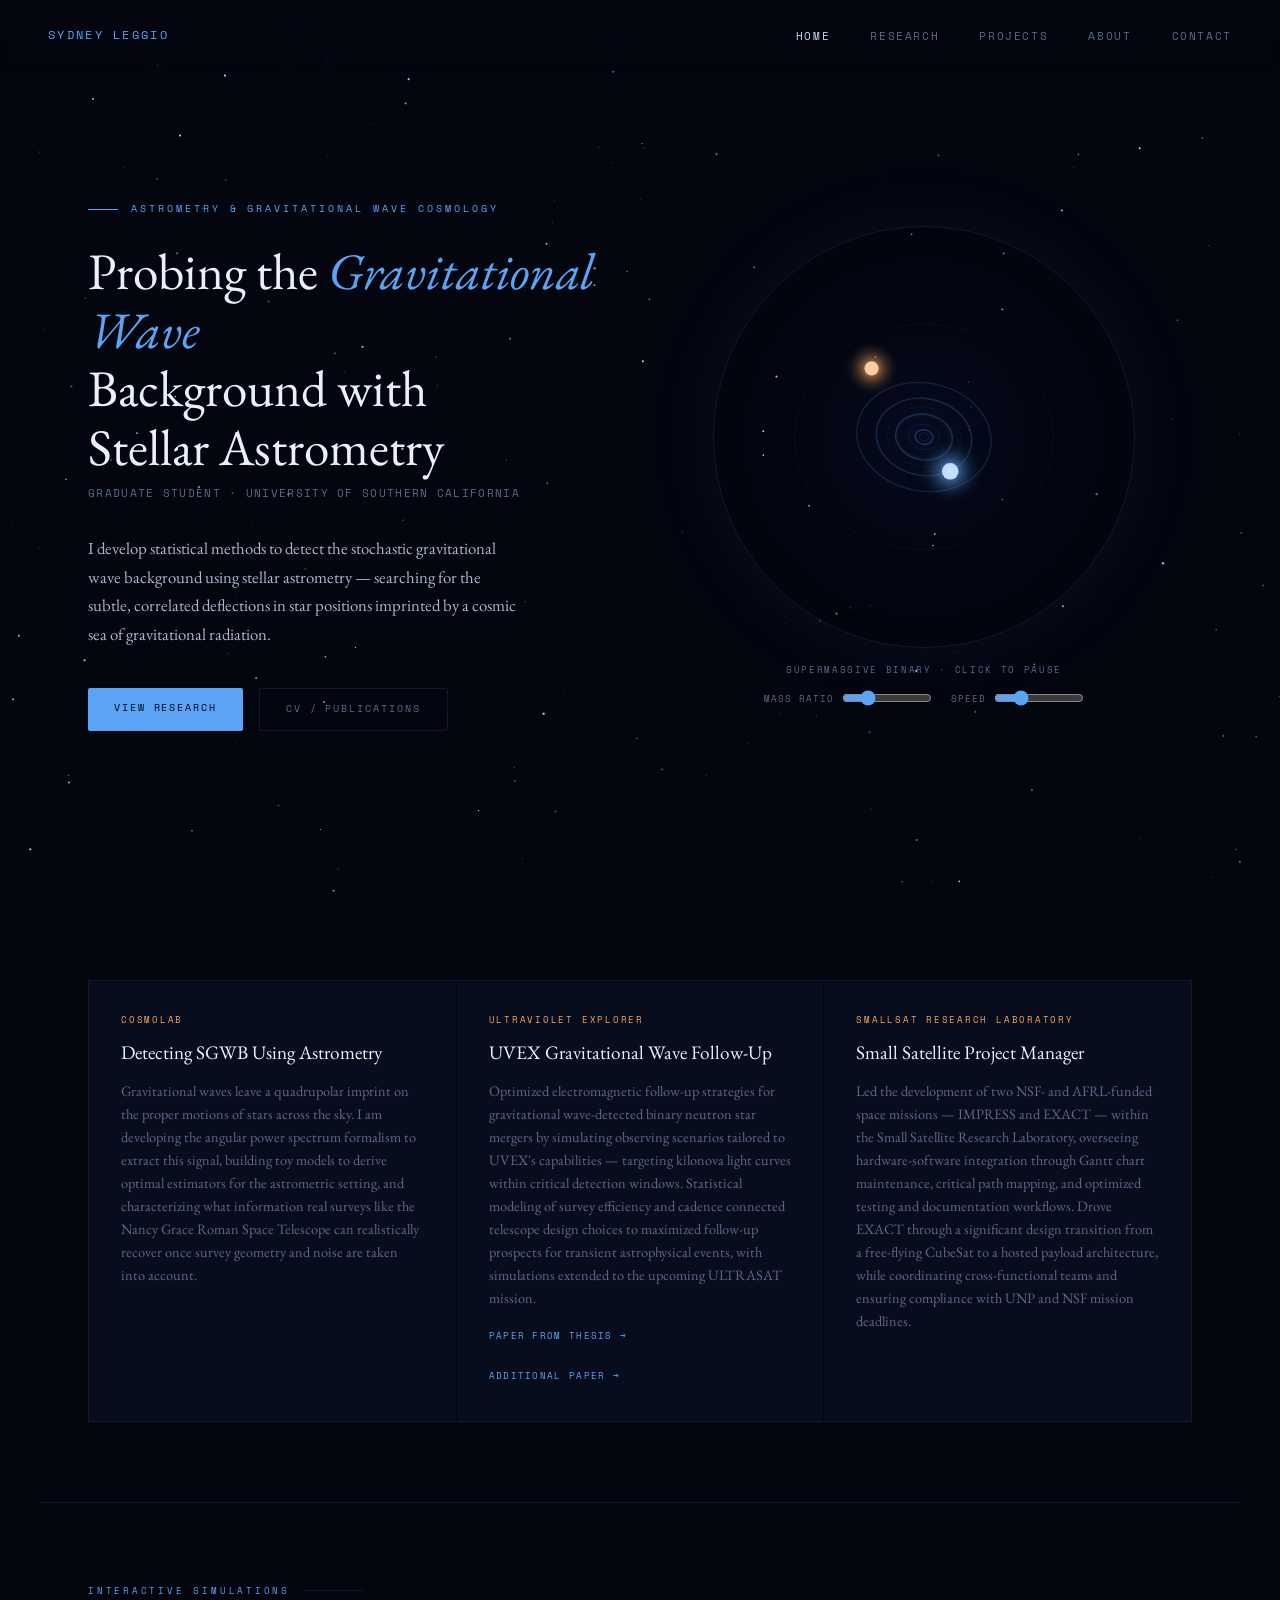
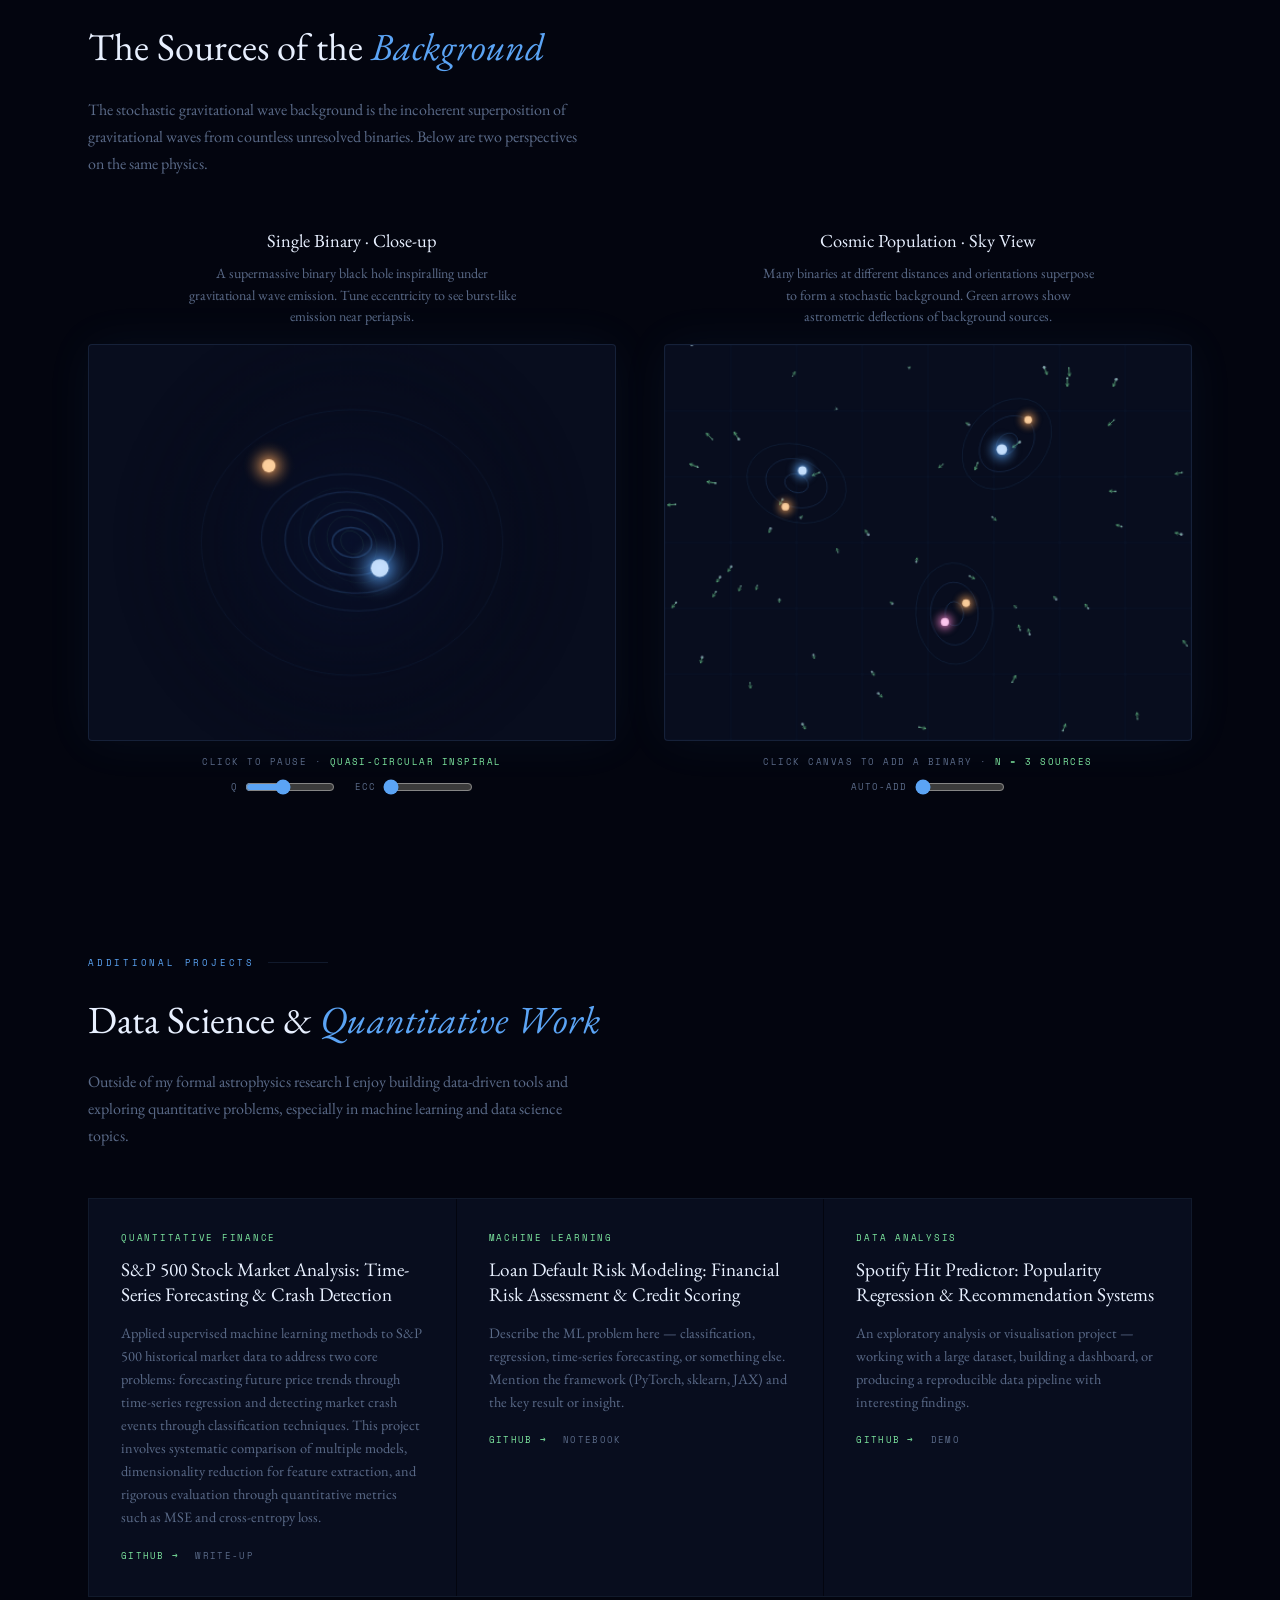
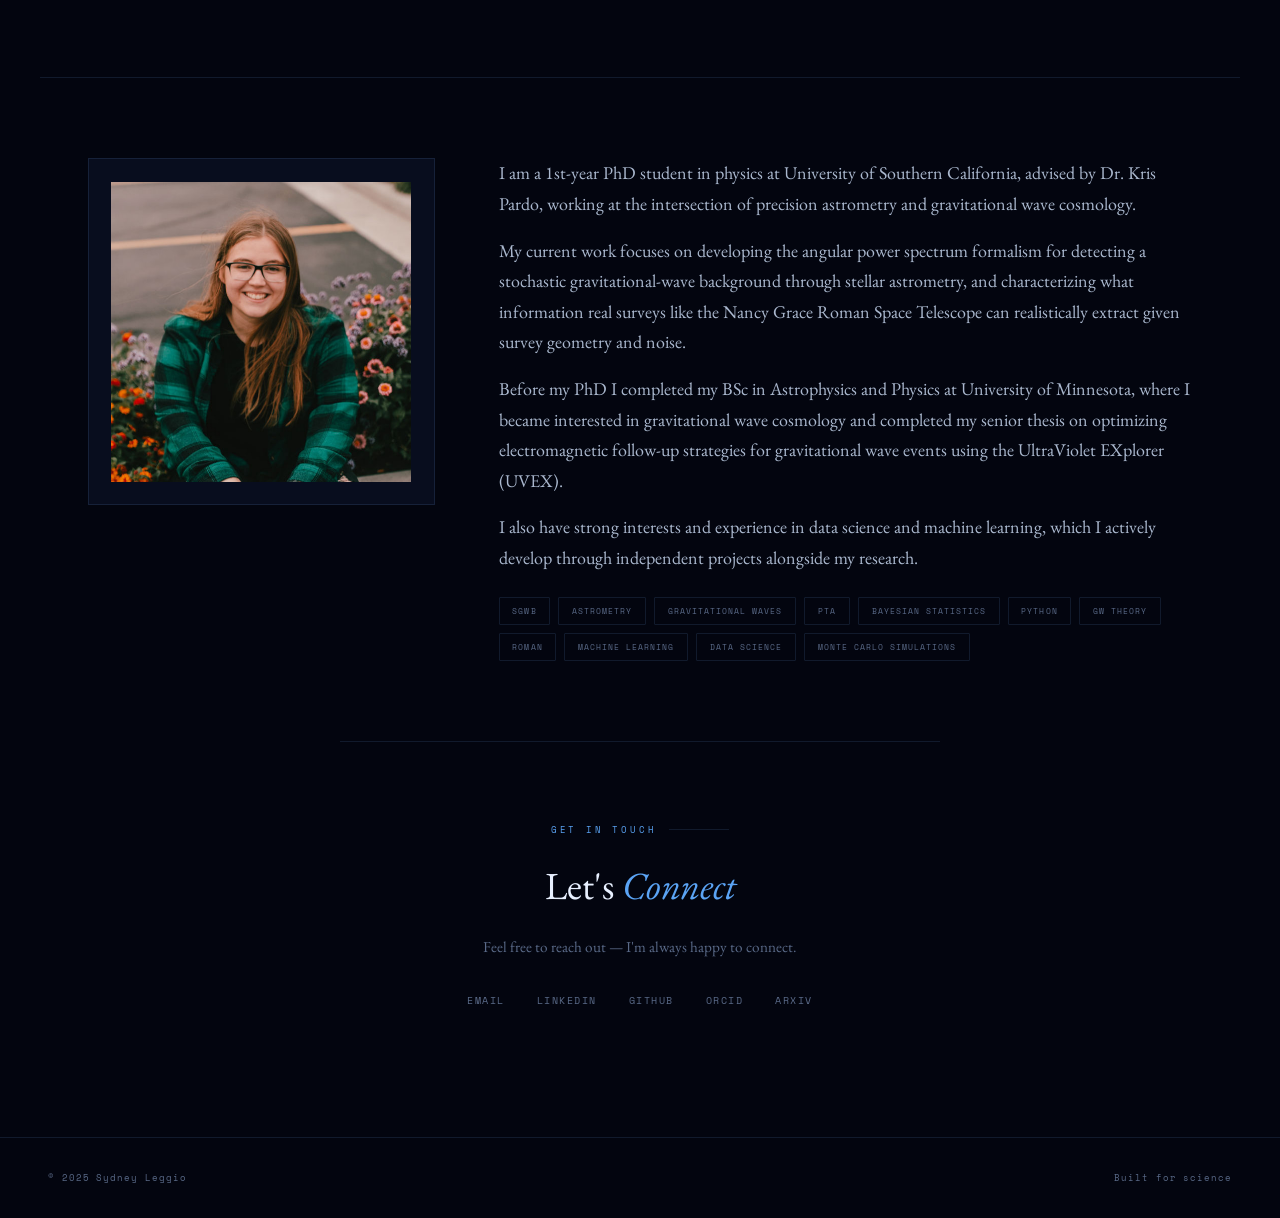
<file: index.html>
<!DOCTYPE html>
<html lang="en">
<head>
<meta charset="UTF-8">
<meta name="viewport" content="width=device-width, initial-scale=1.0">
<title>Sydney Leggio</title>
<link rel="preconnect" href="https://fonts.googleapis.com">
<link href="https://fonts.googleapis.com/css2?family=EB+Garamond:ital,wght@0,400;0,500;1,400&family=Space+Mono:ital,wght@0,400;0,700;1,400&display=swap" rel="stylesheet">
<link rel="stylesheet" href="assets/css/style.css">
</head>
<body>

<canvas id="starfield"></canvas>

<!-- nav — see _includes/nav.html -->
<nav>
  <a href="index.html" class="nav-brand">Sydney Leggio</a>
  <ul class="nav-links">
    <li><a href="index.html" class="active">Home</a></li>
    <li><a href="research.html">Research</a></li>
    <li><a href="projects.html">Projects</a></li>
    <li><a href="about.html">About</a></li>
    <li><a href="contact.html">Contact</a></li>
  </ul>
</nav>

<!-- HERO -->
<section id="hero">
  <div class="hero-text">
    <div class="hero-eyebrow">Astrometry &amp; Gravitational Wave Cosmology</div>
    <h1>Probing the <em>Gravitational Wave</em><br>Background with<br>Stellar Astrometry</h1>
    <p class="hero-sub">Graduate Student · University of Southern California</p>
    <p class="hero-desc">
    I develop statistical methods to detect the stochastic gravitational wave background using stellar astrometry — searching for the subtle, correlated deflections in star positions imprinted by a cosmic sea of gravitational radiation.
    </p>
    <div class="hero-cta">
      <a href="research.html" class="btn btn-primary">View Research</a>
      <a href="#" class="btn btn-ghost">CV / Publications</a>
    </div>
  </div>

  <div class="canvas-wrapper">
    <canvas id="binaryCanvas" width="420" height="420"></canvas>
    <p class="canvas-label">Supermassive binary · Click to pause</p>
    <div class="controls">
      <div class="control-group">
        <label class="control-label" for="heroMass">Mass ratio</label>
        <input type="range" id="heroMass" min="1" max="5" step="0.1" value="2">
      </div>
      <div class="control-group">
        <label class="control-label" for="heroSpeed">Speed</label>
        <input type="range" id="heroSpeed" min="0.3" max="3" step="0.1" value="1">
      </div>
    </div>
  </div>
</section>

<!-- RESEARCH -->
<section id="research">
  <div class="research-grid">

    <div class="research-card">
      <div class="card-tag">CosmoLab</div>
      <div class="card-title">Detecting SGWB Using Astrometry</div>
      <div class="card-desc">Gravitational waves leave a quadrupolar imprint on the proper motions of stars across the sky. I am developing the angular power spectrum formalism to extract this signal, building toy models to derive optimal estimators for the astrometric setting, and characterizing what information real surveys like the Nancy Grace Roman Space Telescope can realistically recover once survey geometry and noise are taken into account.</div>
      <!-- <a href="paper1.pdf" class="card-link">PDF →</a> -->
    </div>

    <div class="research-card">
      <div class="card-tag">UltraViolet EXplorer</div>
      <div class="card-title">UVEX Gravitational Wave Follow-Up</div>
      <div class="card-desc">Optimized electromagnetic follow-up strategies for gravitational wave-detected binary neutron star mergers by simulating observing scenarios tailored to UVEX's capabilities — targeting kilonova light curves within critical detection windows. Statistical modeling of survey efficiency and cadence connected telescope design choices to maximized follow-up prospects for transient astrophysical events, with simulations extended to the upcoming ULTRASAT mission.</div>
      <a href="2501.14109v4.pdf" class="card-link">Paper from Thesis →</a>
      <br>
      <a href="2502.17560v4.pdf" class="card-link">Additional Paper →</a>
    </div>

    <div class="research-card">
      <div class="card-tag">SmallSat Research Laboratory</div>
      <div class="card-title">Small Satellite Project Manager</div>
      <div class="card-desc">Led the development of two NSF- and AFRL-funded space missions — IMPRESS and EXACT — within the Small Satellite Research Laboratory, overseeing hardware-software integration through Gantt chart maintenance, critical path mapping, and optimized testing and documentation workflows. Drove EXACT through a significant design transition from a free-flying CubeSat to a hosted payload architecture, while coordinating cross-functional teams and ensuring compliance with UNP and NSF mission deadlines.</div>
      <!-- <a href="paper2.pdf" class="card-link">PDF →</a> -->
    </div>

    <!-- 
    <div class="research-card">
      <div class="card-tag">Coming Soon</div>
      <div class="card-title">[Future Paper]</div>
      <div class="card-desc">Placeholder for a forthcoming project. Details will be added here upon submission.</div>
    </div>
      -->

  </div>
</section>

<!-- DUAL BINARY VISUALIZERS -->
<section id="binaries">
  <div class="section-eyebrow">Interactive simulations</div>
  <h2>The Sources of the <em>Background</em></h2>
  <p class="section-desc">The stochastic gravitational wave background is the incoherent superposition of gravitational waves from countless unresolved binaries. Below are two perspectives on the same physics.</p>

  <div class="binary-duo">
    <!-- Panel A: Close-up eccentric inspiral -->
    <div class="binary-panel">
      <p class="panel-title">Single Binary · Close-up</p>
      <p class="panel-desc">A supermassive binary black hole inspiralling under gravitational wave emission. Tune eccentricity to see burst-like emission near periapsis.</p>
      <canvas id="binaryA" width="480" height="360"></canvas>
      <p class="binary-panel-label">Click to pause · <span class="hl" id="labelA">Quasi-circular</span></p>
      <div class="controls" style="margin-top:0.6rem">
        <div class="control-group">
          <label class="control-label" for="ratioA">q</label>
          <input type="range" id="ratioA" min="1" max="6" step="0.1" value="3">
        </div>
        <div class="control-group">
          <label class="control-label" for="eccA">ecc</label>
          <input type="range" id="eccA" min="0" max="0.72" step="0.02" value="0">
        </div>
      </div>
    </div>

    <!-- Panel B: Stochastic background / population sky map -->
    <div class="binary-panel">
      <p class="panel-title">Cosmic Population · Sky View</p>
      <p class="panel-desc">Many binaries at different distances and orientations superpose to form a stochastic background. Green arrows show astrometric deflections of background sources.</p>
      <canvas id="binaryB" width="480" height="360"></canvas>
      <p class="binary-panel-label">Click canvas to add a binary · <span class="hl" id="labelB">N = 3 sources</span></p>
      <div class="controls" style="margin-top:0.6rem">
        <div class="control-group">
          <label class="control-label" for="autoAdd">Auto-add</label>
          <input type="range" id="autoAdd" min="0" max="5" step="1" value="0">
        </div>
      </div>
    </div>
  </div>
</section>

<!-- ADDITIONAL PROJECTS -->
<section id="projects">
  <div class="section-eyebrow">Additional Projects</div>
  <h2>Data Science &amp; <em>Quantitative Work</em></h2>
  <p class="section-desc">Outside of my formal astrophysics research I enjoy building data-driven tools and exploring quantitative problems, especially in machine learning and data science topics.</p>
  <div class="projects-grid">
    <div class="project-card">
      <div class="project-tag">Quantitative Finance</div>
      <div class="card-title">S&P 500 Stock Market Analysis: Time-Series Forecasting &amp; Crash Detection </div>
      <div class="card-desc">Applied supervised machine learning methods to S&P 500 historical market data to address two core problems: forecasting future price trends through time-series regression and detecting market crash events through classification techniques. This project involves systematic comparison of multiple models, dimensionality reduction for feature extraction, and rigorous evaluation through quantitative metrics such as MSE and cross-entropy loss.</div>
      <div class="project-links">
        <a href="#" class="project-link">GitHub →</a>
        <a href="#" class="project-link secondary">Write-up</a>
      </div>
    </div>

    <div class="project-card">
      <div class="project-tag">Machine Learning</div>
      <div class="card-title">Loan Default Risk Modeling: Financial Risk Assessment &amp; Credit Scoring</div>
      <div class="card-desc">Describe the ML problem here — classification, regression, time-series forecasting, or something else. Mention the framework (PyTorch, sklearn, JAX) and the key result or insight.</div>
      <div class="project-links">
        <a href="#" class="project-link">GitHub →</a>
        <a href="#" class="project-link secondary">Notebook</a>
      </div>
    </div>

    <div class="project-card">
      <div class="project-tag">Data Analysis</div>
      <div class="card-title">Spotify Hit Predictor: Popularity Regression &amp; Recommendation Systems</div>
      <div class="card-desc">An exploratory analysis or visualisation project — working with a large dataset, building a dashboard, or producing a reproducible data pipeline with interesting findings.</div>
      <div class="project-links">
        <a href="#" class="project-link">GitHub →</a>
        <a href="#" class="project-link secondary">Demo</a>
      </div>
    </div>

  </div>
</section>

<!-- ABOUT -->
<section id="about">
  <div class="about-grid">
  <div class="about-photo">
    <img src="Sydney-109.jpg" style="max-width: 300px; width: 100%; border-radius: inherit;">
  </div>
    <div class="about-body">
      <p>I am a 1st-year PhD student in physics at University of Southern California, advised by Dr. Kris Pardo, working at the intersection of precision astrometry and gravitational wave cosmology.</p>
      <p>My current work focuses on developing the angular power spectrum formalism for detecting a stochastic gravitational-wave background through stellar astrometry, and characterizing what information real surveys like the Nancy Grace Roman Space Telescope can realistically extract given survey geometry and noise.</p>
      <p>Before my PhD I completed my BSc in Astrophysics and Physics at University of Minnesota, where I became interested in gravitational wave cosmology and completed my senior thesis on optimizing electromagnetic follow-up strategies for gravitational wave events using the UltraViolet EXplorer (UVEX).</p>
      <p> I also have strong interests and experience in data science and machine learning, which I actively develop through independent projects alongside my research.</p>
      <div class="tag-list">
        <span class="tag">SGWB</span>
        <span class="tag">Astrometry</span>
        <span class="tag">Gravitational Waves</span>
        <span class="tag">PTA</span>
        <span class="tag">Bayesian Statistics</span>
        <span class="tag">Python</span>
        <span class="tag">GW Theory</span>
        <span class="tag">Roman</span>
        <span class="tag">Machine Learning</span>
        <span class="tag">Data Science</span>
        <span class="tag">Monte Carlo Simulations</span>
      </div>
    </div>
  </div>
</section>

<!-- CONTACT -->
<section id="contact">
  <div class="section-eyebrow">Get in touch</div>
  <h2>Let's <em>Connect</em></h2>
  <p style="color:var(--muted);font-size:0.95rem;">Feel free to reach out — I'm always happy to connect.</p>
  <div class="contact-links">
    <a href="mailto:sleggio@usc.edu" class="contact-link">Email</a>
    <a href="https://www.linkedin.com/in/sydney-leggio/" class="contact-link">LinkedIn</a>
    <a href="https://github.com/sydneyleggio" class="contact-link">GitHub</a>
    <a href="https://orcid.org/0009-0000-9360-4759" class="contact-link">ORCID</a>
    <a href="https://arxiv.org/search/?query=Sydney+C.+Leggio&searchtype=all&abstracts=show&order=-announced_date_first&size=50" class="contact-link">arXiv</a>
  </div>
</section>

<!-- footer — see _includes/footer.html -->
<footer>
  <p>© 2025 Sydney Leggio</p>
  <p>Built for science</p>
</footer>

<script src="assets/js/starfield.js"></script>
<script src="assets/js/binary-hero.js"></script>
<script src="assets/js/binary-panels.js"></script>
</body>
</html>
</file>
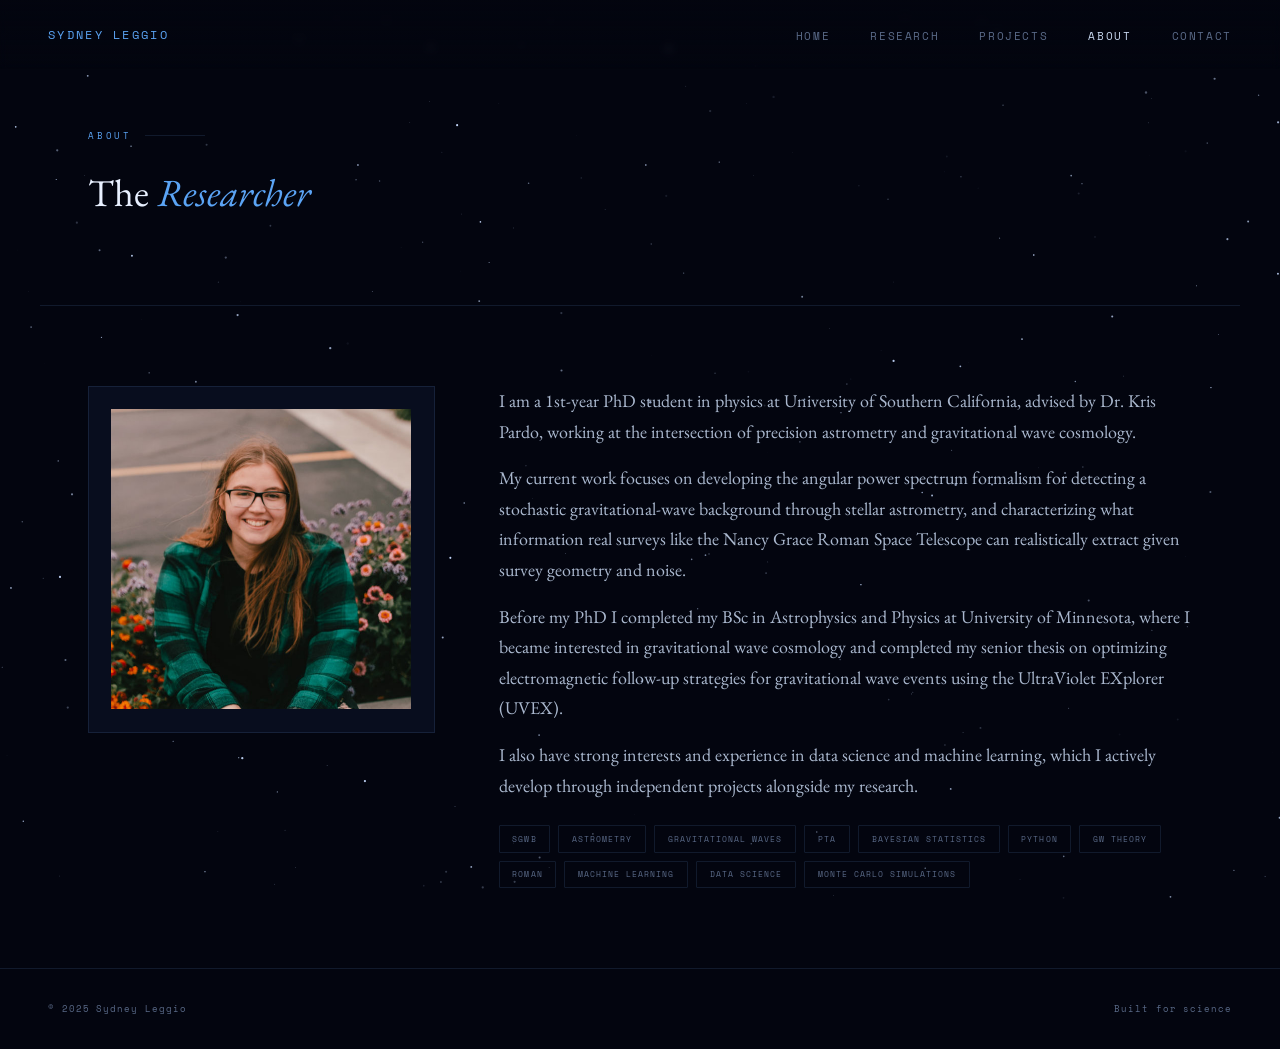
<file: about.html>
<!DOCTYPE html>
<html lang="en">
<head>
<meta charset="UTF-8">
<meta name="viewport" content="width=device-width, initial-scale=1.0">
<title>Sydney Leggio</title>
<link rel="preconnect" href="https://fonts.googleapis.com">
<link href="https://fonts.googleapis.com/css2?family=EB+Garamond:ital,wght@0,400;0,500;1,400&family=Space+Mono:ital,wght@0,400;0,700;1,400&display=swap" rel="stylesheet">
<link rel="stylesheet" href="assets/css/style.css">
</head>
<body>

<canvas id="starfield"></canvas>

<!-- nav — see _includes/nav.html -->
<nav>
  <a href="index.html" class="nav-brand">Sydney Leggio</a>
  <ul class="nav-links">
    <li><a href="index.html">Home</a></li>
    <li><a href="research.html">Research</a></li>
    <li><a href="projects.html">Projects</a></li>
    <li><a href="about.html" class="active">About</a></li>
    <li><a href="contact.html">Contact</a></li>
  </ul>
</nav>

<div class="page-hero">
  <div class="section-eyebrow">About</div>
  <h2>The <em>Researcher</em></h2>
</div>

<section id="about">
  <div class="about-grid">
    <div class="about-photo">
      <img src="Sydney-109.jpg" style="max-width: 300px; width: 100%; border-radius: inherit;">
    </div>
    <div class="about-body">
      <p>I am a 1st-year PhD student in physics at University of Southern California, advised by Dr. Kris Pardo, working at the intersection of precision astrometry and gravitational wave cosmology.</p>
      <p>My current work focuses on developing the angular power spectrum formalism for detecting a stochastic gravitational-wave background through stellar astrometry, and characterizing what information real surveys like the Nancy Grace Roman Space Telescope can realistically extract given survey geometry and noise.</p>
      <p>Before my PhD I completed my BSc in Astrophysics and Physics at University of Minnesota, where I became interested in gravitational wave cosmology and completed my senior thesis on optimizing electromagnetic follow-up strategies for gravitational wave events using the UltraViolet EXplorer (UVEX).</p>
      <p> I also have strong interests and experience in data science and machine learning, which I actively develop through independent projects alongside my research.</p>
      <div class="tag-list">
        <span class="tag">SGWB</span>
        <span class="tag">Astrometry</span>
        <span class="tag">Gravitational Waves</span>
        <span class="tag">PTA</span>
        <span class="tag">Bayesian Statistics</span>
        <span class="tag">Python</span>
        <span class="tag">GW Theory</span>
        <span class="tag">Roman</span>
        <span class="tag">Machine Learning</span>
        <span class="tag">Data Science</span>
        <span class="tag">Monte Carlo Simulations</span>
      </div>
    </div>
  </div>
</section>

<!-- footer — see _includes/footer.html -->
<footer>
  <p>© 2025 Sydney Leggio</p>
  <p>Built for science</p>
</footer>

<script src="assets/js/starfield.js"></script>
<script>(function loop(){ drawSF(); requestAnimationFrame(loop); })();</script>
</body>
</html>
</file>
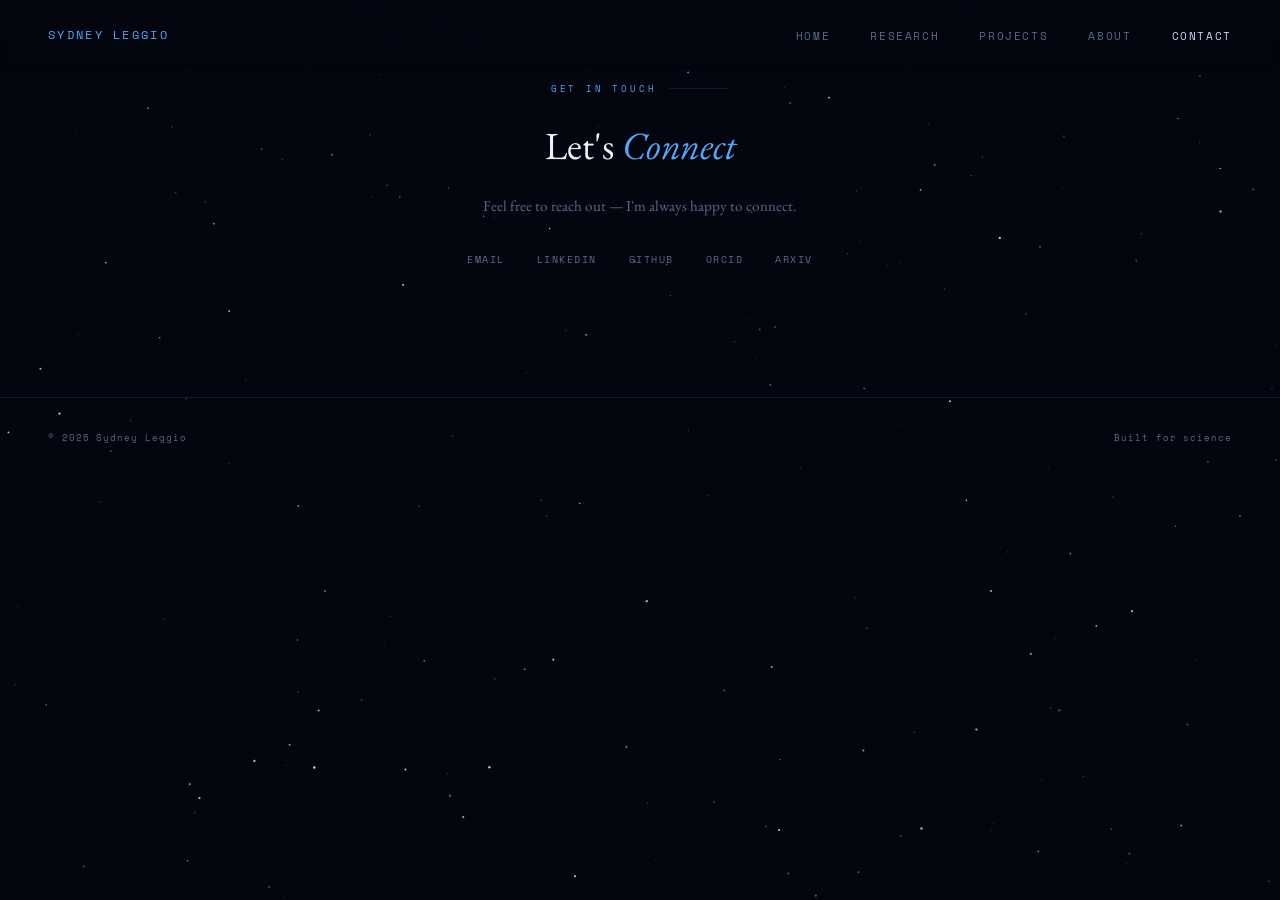
<file: contact.html>
<!DOCTYPE html>
<html lang="en">
<head>
<meta charset="UTF-8">
<meta name="viewport" content="width=device-width, initial-scale=1.0">
<title>Sydney Leggio</title>
<link rel="preconnect" href="https://fonts.googleapis.com">
<link href="https://fonts.googleapis.com/css2?family=EB+Garamond:ital,wght@0,400;0,500;1,400&family=Space+Mono:ital,wght@0,400;0,700;1,400&display=swap" rel="stylesheet">
<link rel="stylesheet" href="assets/css/style.css">
</head>
<body>

<canvas id="starfield"></canvas>

<!-- nav — see _includes/nav.html -->
<nav>
  <a href="index.html" class="nav-brand">Sydney Leggio</a>
  <ul class="nav-links">
    <li><a href="index.html">Home</a></li>
    <li><a href="research.html">Research</a></li>
    <li><a href="projects.html">Projects</a></li>
    <li><a href="about.html">About</a></li>
    <li><a href="contact.html" class="active">Contact</a></li>
  </ul>
</nav>

<section id="contact">
  <div class="section-eyebrow">Get in touch</div>
  <h2>Let's <em>Connect</em></h2>
  <p style="color:var(--muted);font-size:0.95rem;">Feel free to reach out — I'm always happy to connect.</p>
  <div class="contact-links">
    <a href="mailto:sleggio@usc.edu" class="contact-link">Email</a>
    <a href="https://www.linkedin.com/in/sydney-leggio/" class="contact-link">LinkedIn</a>
    <a href="https://github.com/sydneyleggio" class="contact-link">GitHub</a>
    <a href="https://orcid.org/0009-0000-9360-4759" class="contact-link">ORCID</a>
    <a href="https://arxiv.org/search/?query=Sydney+C.+Leggio&searchtype=all&abstracts=show&order=-announced_date_first&size=50" class="contact-link">arXiv</a>
  </div>
</section>

<!-- footer — see _includes/footer.html -->
<footer>
  <p>© 2025 Sydney Leggio</p>
  <p>Built for science</p>
</footer>

<script src="assets/js/starfield.js"></script>
<script>(function loop(){ drawSF(); requestAnimationFrame(loop); })();</script>
</body>
</html>
</file>
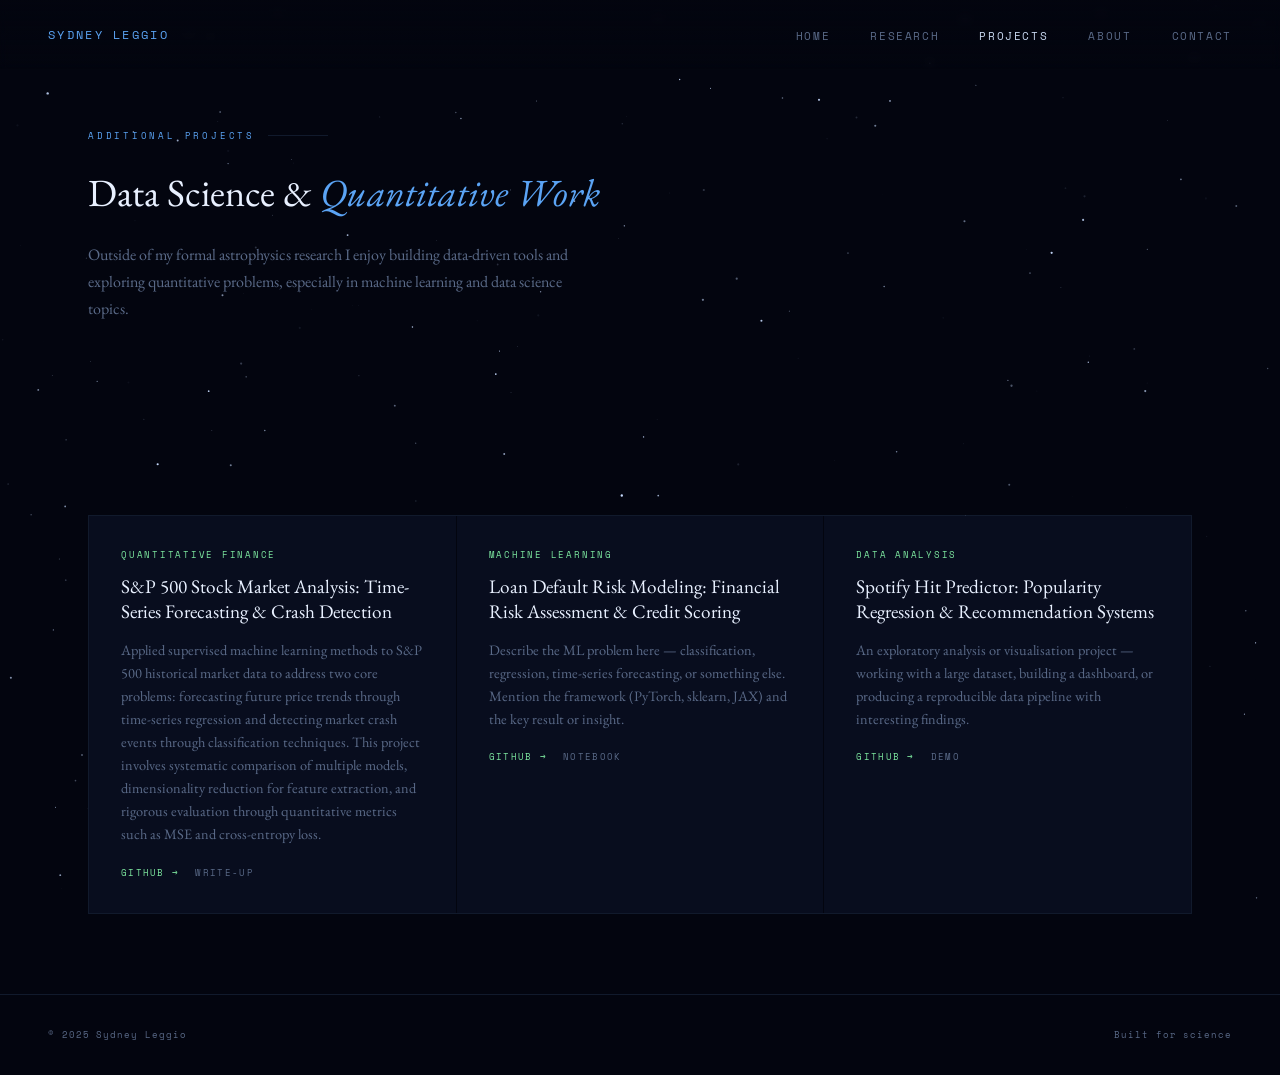
<file: projects.html>
<!DOCTYPE html>
<html lang="en">
<head>
<meta charset="UTF-8">
<meta name="viewport" content="width=device-width, initial-scale=1.0">
<title>Sydney Leggio</title>
<link rel="preconnect" href="https://fonts.googleapis.com">
<link href="https://fonts.googleapis.com/css2?family=EB+Garamond:ital,wght@0,400;0,500;1,400&family=Space+Mono:ital,wght@0,400;0,700;1,400&display=swap" rel="stylesheet">
<link rel="stylesheet" href="assets/css/style.css">
</head>
<body>

<canvas id="starfield"></canvas>

<!-- nav — see _includes/nav.html -->
<nav>
  <a href="index.html" class="nav-brand">Sydney Leggio</a>
  <ul class="nav-links">
    <li><a href="index.html">Home</a></li>
    <li><a href="research.html">Research</a></li>
    <li><a href="projects.html" class="active">Projects</a></li>
    <li><a href="about.html">About</a></li>
    <li><a href="contact.html">Contact</a></li>
  </ul>
</nav>

<div class="page-hero">
  <div class="section-eyebrow">Additional Projects</div>
  <h2>Data Science &amp; <em>Quantitative Work</em></h2>
  <p class="section-desc">Outside of my formal astrophysics research I enjoy building data-driven tools and exploring quantitative problems, especially in machine learning and data science topics.</p>
</div>

<section id="projects">
  <div class="projects-grid">

    <div class="project-card">
      <div class="project-tag">Quantitative Finance</div>
      <div class="card-title">S&P 500 Stock Market Analysis: Time-Series Forecasting &amp; Crash Detection </div>
      <div class="card-desc">Applied supervised machine learning methods to S&P 500 historical market data to address two core problems: forecasting future price trends through time-series regression and detecting market crash events through classification techniques. This project involves systematic comparison of multiple models, dimensionality reduction for feature extraction, and rigorous evaluation through quantitative metrics such as MSE and cross-entropy loss.</div>
      <div class="project-links">
        <a href="#" class="project-link">GitHub →</a>
        <a href="#" class="project-link secondary">Write-up</a>
      </div>
    </div>

    <div class="project-card">
      <div class="project-tag">Machine Learning</div>
      <div class="card-title">Loan Default Risk Modeling: Financial Risk Assessment &amp; Credit Scoring</div>
      <div class="card-desc">Describe the ML problem here — classification, regression, time-series forecasting, or something else. Mention the framework (PyTorch, sklearn, JAX) and the key result or insight.</div>
      <div class="project-links">
        <a href="#" class="project-link">GitHub →</a>
        <a href="#" class="project-link secondary">Notebook</a>
      </div>
    </div>

    <div class="project-card">
      <div class="project-tag">Data Analysis</div>
      <div class="card-title">Spotify Hit Predictor: Popularity Regression &amp; Recommendation Systems</div>
      <div class="card-desc">An exploratory analysis or visualisation project — working with a large dataset, building a dashboard, or producing a reproducible data pipeline with interesting findings.</div>
      <div class="project-links">
        <a href="#" class="project-link">GitHub →</a>
        <a href="#" class="project-link secondary">Demo</a>
      </div>
    </div>

  </div>
</section>

<!-- footer — see _includes/footer.html -->
<footer>
  <p>© 2025 Sydney Leggio</p>
  <p>Built for science</p>
</footer>

<script src="assets/js/starfield.js"></script>
<script>(function loop(){ drawSF(); requestAnimationFrame(loop); })();</script>
</body>
</html>
</file>
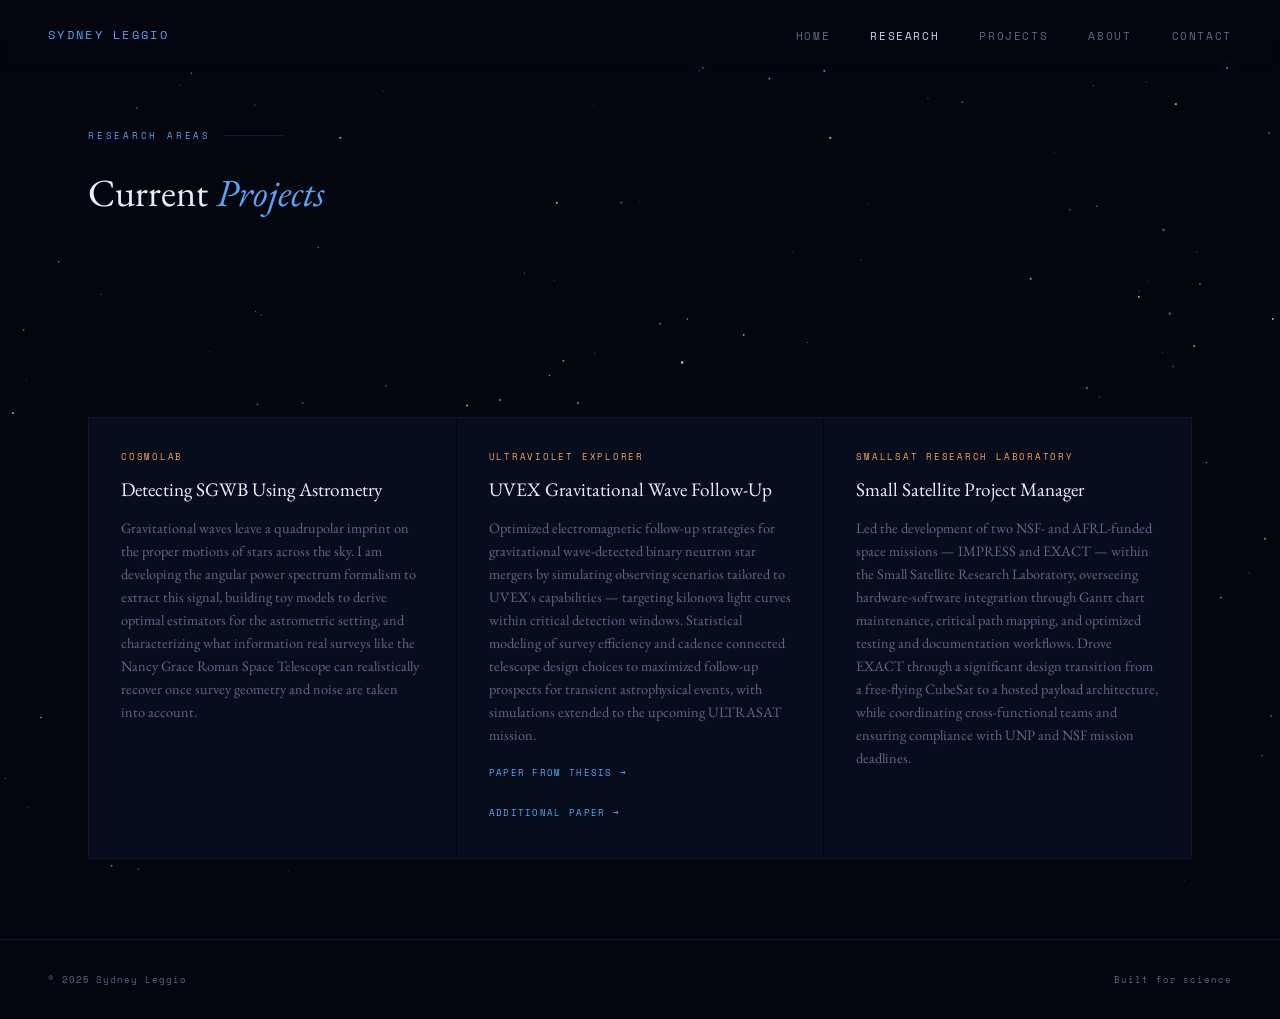
<file: research.html>
<!DOCTYPE html>
<html lang="en">
<head>
<meta charset="UTF-8">
<meta name="viewport" content="width=device-width, initial-scale=1.0">
<title>Sydney Leggio</title>
<link rel="preconnect" href="https://fonts.googleapis.com">
<link href="https://fonts.googleapis.com/css2?family=EB+Garamond:ital,wght@0,400;0,500;1,400&family=Space+Mono:ital,wght@0,400;0,700;1,400&display=swap" rel="stylesheet">
<link rel="stylesheet" href="assets/css/style.css">
</head>
<body>

<canvas id="starfield"></canvas>

<!-- nav — see _includes/nav.html -->
<nav>
  <a href="index.html" class="nav-brand">Sydney Leggio</a>
  <ul class="nav-links">
    <li><a href="index.html">Home</a></li>
    <li><a href="research.html" class="active">Research</a></li>
    <li><a href="projects.html">Projects</a></li>
    <li><a href="about.html">About</a></li>
    <li><a href="contact.html">Contact</a></li>
  </ul>
</nav>

<div class="page-hero">
  <div class="section-eyebrow">Research areas</div>
  <h2>Current <em>Projects</em></h2>
  <p class="section-desc"></p>
</div>

<section id="research">
  <div class="research-grid">

    <div class="research-card">
      <div class="card-tag">CosmoLab</div>
      <div class="card-title">Detecting SGWB Using Astrometry</div>
      <div class="card-desc">Gravitational waves leave a quadrupolar imprint on the proper motions of stars across the sky. I am developing the angular power spectrum formalism to extract this signal, building toy models to derive optimal estimators for the astrometric setting, and characterizing what information real surveys like the Nancy Grace Roman Space Telescope can realistically recover once survey geometry and noise are taken into account.</div>
      <!-- <a href="paper1.pdf" class="card-link">PDF →</a> -->
    </div>


    <div class="research-card">
      <div class="card-tag">UltraViolet EXplorer</div>
      <div class="card-title">UVEX Gravitational Wave Follow-Up</div>
      <div class="card-desc">Optimized electromagnetic follow-up strategies for gravitational wave-detected binary neutron star mergers by simulating observing scenarios tailored to UVEX's capabilities — targeting kilonova light curves within critical detection windows. Statistical modeling of survey efficiency and cadence connected telescope design choices to maximized follow-up prospects for transient astrophysical events, with simulations extended to the upcoming ULTRASAT mission.</div>
      <a href="2501.14109v4.pdf" class="card-link">Paper from Thesis →</a>
      <br>
      <a href="2502.17560v4.pdf" class="card-link">Additional Paper →</a>
    </div>

    <div class="research-card">
      <div class="card-tag">SmallSat Research Laboratory</div>
      <div class="card-title">Small Satellite Project Manager</div>
      <div class="card-desc">Led the development of two NSF- and AFRL-funded space missions — IMPRESS and EXACT — within the Small Satellite Research Laboratory, overseeing hardware-software integration through Gantt chart maintenance, critical path mapping, and optimized testing and documentation workflows. Drove EXACT through a significant design transition from a free-flying CubeSat to a hosted payload architecture, while coordinating cross-functional teams and ensuring compliance with UNP and NSF mission deadlines.</div>
      <!-- <a href="paper2.pdf" class="card-link">PDF →</a> -->
    </div>

    <!-- 
    <div class="research-card">
      <div class="card-tag">Coming Soon</div>
      <div class="card-title">[Future Paper]</div>
      <div class="card-desc">Placeholder for a forthcoming project. Details will be added here upon submission.</div>
    </div>
      -->

  </div>
</section>

<!-- footer — see _includes/footer.html -->
<footer>
  <p>© 2025 Sydney Leggio</p>
  <p>Built for science</p>
</footer>

<script src="assets/js/starfield.js"></script>
<script>(function loop(){ drawSF(); requestAnimationFrame(loop); })();</script>
</body>
</html>
</file>
<file: assets/css/style.css>
:root {
  --bg: #03050f;
  --surface: #080d1e;
  --border: rgba(120, 180, 255, 0.12);
  --accent: #5ba4f5;
  --accent2: #f5a35b;
  --accent3: #7de8a0;
  --text: #c8d8f0;
  --muted: #5a6a88;
}

* { margin: 0; padding: 0; box-sizing: border-box; }
html { scroll-behavior: smooth; }

body {
  background: var(--bg);
  color: var(--text);
  font-family: 'EB Garamond', Georgia, serif;
  font-size: 18px;
  line-height: 1.7;
  overflow-x: hidden;
}

#starfield { position: fixed; inset: 0; pointer-events: none; z-index: 0; }

/* NAV */
nav {
  position: fixed; top: 0; left: 0; right: 0; z-index: 100;
  display: flex; justify-content: space-between; align-items: center;
  padding: 1.2rem 3rem;
  background: linear-gradient(to bottom, rgba(3,5,15,0.96), transparent);
  backdrop-filter: blur(4px);
}
.nav-brand {
  font-family: 'Space Mono', monospace; font-size: 0.72rem;
  letter-spacing: 0.2em; text-transform: uppercase; color: var(--accent);
  text-decoration: none;
}
.nav-links { display: flex; gap: 2.5rem; list-style: none; }
.nav-links a {
  font-family: 'Space Mono', monospace; font-size: 0.68rem;
  letter-spacing: 0.15em; text-transform: uppercase;
  color: var(--muted); text-decoration: none; transition: color 0.25s;
}
.nav-links a:hover,
.nav-links a.active { color: var(--text); }

/* HERO */
#hero {
  position: relative; min-height: 100vh; z-index: 1;
  display: grid; grid-template-columns: 1fr 1fr;
  align-items: center; gap: 2rem; padding: 6rem 3rem 4rem;
}
.hero-text { max-width: 520px; }
.hero-eyebrow {
  font-family: 'Space Mono', monospace; font-size: 0.62rem;
  letter-spacing: 0.3em; text-transform: uppercase; color: var(--accent);
  margin-bottom: 1.5rem; display: flex; align-items: center; gap: 0.8rem;
}
.hero-eyebrow::before { content:''; width:30px; height:1px; background:var(--accent); }
h1 {
  font-family: 'EB Garamond', serif; font-size: clamp(2.4rem, 4vw, 3.5rem);
  font-weight: 400; line-height: 1.15; color: #e8f0ff; margin-bottom: 0.4rem;
}
h1 em { font-style: italic; color: var(--accent); }
.hero-sub {
  font-family: 'Space Mono', monospace; font-size: 0.68rem;
  letter-spacing: 0.12em; color: var(--muted); text-transform: uppercase; margin-bottom: 2rem;
}
.hero-desc { font-size: 1.05rem; color: var(--text); opacity: 0.85; margin-bottom: 2.5rem; max-width: 430px; }
.hero-cta { display: flex; gap: 1rem; flex-wrap: wrap; }
.btn {
  font-family: 'Space Mono', monospace; font-size: 0.62rem;
  letter-spacing: 0.2em; text-transform: uppercase; text-decoration: none;
  padding: 0.75rem 1.6rem; border-radius: 2px; transition: all 0.3s;
  cursor: pointer; border: none; display: inline-block;
}
.btn-primary { background: var(--accent); color: #020610; }
.btn-primary:hover { background: #7bb8f7; box-shadow: 0 0 24px rgba(91,164,245,0.4); }
.btn-ghost { border: 1px solid var(--border); color: var(--muted); background: transparent; }
.btn-ghost:hover { border-color: var(--accent); color: var(--accent); }

.canvas-wrapper { display: flex; flex-direction: column; align-items: center; }
#binaryCanvas {
  border-radius: 50%; border: 1px solid var(--border);
  box-shadow: 0 0 80px rgba(91,164,245,0.08), inset 0 0 40px rgba(3,5,15,0.5);
  cursor: pointer;
}
.canvas-label {
  font-family: 'Space Mono', monospace; font-size: 0.58rem;
  letter-spacing: 0.18em; text-transform: uppercase; color: var(--muted);
  margin-top: 0.9rem; text-align: center;
}
.canvas-label span { color: var(--accent); }
.controls { display: flex; gap: 1.2rem; margin-top: 0.8rem; align-items: center; flex-wrap: wrap; justify-content: center; }
.control-group { display: flex; align-items: center; gap: 0.5rem; }
.control-label {
  font-family: 'Space Mono', monospace; font-size: 0.58rem;
  letter-spacing: 0.1em; color: var(--muted); text-transform: uppercase;
}
input[type="range"] { accent-color: var(--accent); width: 90px; }

/* PROJECTS */
.projects-grid {
  display: grid; grid-template-columns: repeat(auto-fill, minmax(300px, 1fr));
  gap: 1px; border: 1px solid var(--border);
}
.project-card { background: var(--surface); padding: 2rem; transition: background 0.3s; }
.project-card:hover { background: rgba(125,232,160,0.04); }
.project-tag {
  font-family: 'Space Mono', monospace; font-size: 0.55rem;
  letter-spacing: 0.2em; text-transform: uppercase; color: var(--accent3); margin-bottom: 0.8rem;
}
.project-links { display: flex; gap: 1rem; margin-top: 1.2rem; flex-wrap: wrap; }
.project-link {
  font-family: 'Space Mono', monospace; font-size: 0.58rem; letter-spacing: 0.14em;
  text-transform: uppercase; color: var(--accent3); text-decoration: none;
  border-bottom: 1px solid transparent; transition: border-color 0.2s;
}
.project-link:hover { border-color: var(--accent3); }
.project-link.secondary { color: var(--muted); }
.project-link.secondary:hover { color: var(--text); border-color: var(--muted); }

/* SECTIONS */
section {
  position: relative; z-index: 1;
  padding: 5rem 3rem; max-width: 1200px; margin: 0 auto;
}
.section-eyebrow {
  font-family: 'Space Mono', monospace; font-size: 0.58rem;
  letter-spacing: 0.3em; text-transform: uppercase; color: var(--accent);
  margin-bottom: 1rem; display: flex; align-items: center; gap: 0.8rem;
}
.section-eyebrow::after { content:''; flex:1; height:1px; background:var(--border); max-width:60px; }
h2 {
  font-family: 'EB Garamond', serif; font-size: clamp(1.8rem, 3vw, 2.5rem);
  font-weight: 400; color: #e8f0ff; margin-bottom: 1rem;
}
h2 em { color: var(--accent); }
.section-desc { font-size: 1rem; color: var(--muted); max-width: 500px; margin-bottom: 3rem; }

/* RESEARCH CARDS */
.research-grid {
  display: grid; grid-template-columns: repeat(auto-fill, minmax(300px, 1fr));
  gap: 1px; border: 1px solid var(--border);
}
.research-card { background: var(--surface); padding: 2rem; transition: background 0.3s; }
.research-card:hover { background: rgba(91,164,245,0.05); }
.card-tag {
  font-family: 'Space Mono', monospace; font-size: 0.55rem;
  letter-spacing: 0.2em; text-transform: uppercase; color: var(--accent2); margin-bottom: 0.8rem;
}
.card-title { font-family: 'EB Garamond', serif; font-size: 1.2rem; color: #e8f0ff; margin-bottom: 0.8rem; line-height: 1.3; }
.card-desc { font-size: 0.9rem; color: var(--muted); line-height: 1.6; }
.card-link {
  font-family: 'Space Mono', monospace; font-size: 0.58rem; letter-spacing: 0.14em;
  text-transform: uppercase; color: var(--accent); text-decoration: none;
  display: inline-block; margin-top: 1.2rem; border-bottom: 1px solid transparent; transition: border-color 0.2s;
}
.card-link:hover { border-color: var(--accent); }

/* DUAL BINARY */
#binaries { border-top: 1px solid var(--border); }
.binary-duo { display: grid; grid-template-columns: 1fr 1fr; gap: 3rem; align-items: start; }
.binary-panel { display: flex; flex-direction: column; align-items: center; }
.binary-panel canvas {
  border: 1px solid var(--border); background: var(--surface); border-radius: 4px;
  cursor: pointer; box-shadow: 0 0 50px rgba(91,164,245,0.06); width: 100%;
}
.panel-title {
  font-family: 'EB Garamond', serif; font-size: 1.15rem; color: #e8f0ff;
  margin-bottom: 0.4rem; text-align: center;
}
.panel-desc {
  font-size: 0.88rem; color: var(--muted); text-align: center;
  max-width: 340px; margin-bottom: 1rem; line-height: 1.55;
}
.binary-panel-label {
  font-family: 'Space Mono', monospace; font-size: 0.58rem;
  letter-spacing: 0.16em; text-transform: uppercase; color: var(--muted);
  margin-top: 0.8rem; text-align: center;
}
.binary-panel-label .hl { color: var(--accent3); }

/* ABOUT */
#about { border-top: 1px solid var(--border); }
.about-grid { display: grid; grid-template-columns: 1fr 2fr; gap: 4rem; align-items: start; }
.about-photo {
  aspect-ratio: 1; background: var(--surface); border: 1px solid var(--border);
  display: flex; align-items: center; justify-content: center;
  color: var(--muted); font-family: 'Space Mono', monospace;
  font-size: 0.6rem; letter-spacing: 0.15em; text-transform: uppercase;
}
.about-body p { margin-bottom: 1rem; color: var(--text); opacity: 0.85; }
.tag-list { display: flex; flex-wrap: wrap; gap: 0.5rem; margin-top: 1.5rem; }
.tag {
  font-family: 'Space Mono', monospace; font-size: 0.53rem; letter-spacing: 0.12em;
  text-transform: uppercase; padding: 0.35rem 0.8rem;
  border: 1px solid var(--border); color: var(--muted); border-radius: 1px;
}

/* CONTACT */
#contact {
  border-top: 1px solid var(--border); text-align: center;
  max-width: 600px; margin: 0 auto; padding: 5rem 3rem 8rem;
}
#contact .section-eyebrow { justify-content: center; }
.contact-links { display: flex; justify-content: center; gap: 2rem; margin-top: 2rem; flex-wrap: wrap; }
.contact-link {
  font-family: 'Space Mono', monospace; font-size: 0.62rem; letter-spacing: 0.15em;
  text-transform: uppercase; color: var(--muted); text-decoration: none; transition: color 0.2s;
}
.contact-link:hover { color: var(--accent); }

footer {
  position: relative; z-index: 1; border-top: 1px solid var(--border);
  padding: 2rem 3rem; display: flex; justify-content: space-between; align-items: center;
}
footer p { font-family: 'Space Mono', monospace; font-size: 0.58rem; letter-spacing: 0.1em; color: var(--muted); }

/* PAGE HERO (non-index pages) */
.page-hero {
  position: relative; z-index: 1;
  padding: 8rem 3rem 4rem; max-width: 1200px; margin: 0 auto;
}
.page-hero .section-eyebrow { margin-bottom: 1rem; }

@media (max-width: 820px) {
  #hero { grid-template-columns: 1fr; padding: 5rem 1.5rem 3rem; }
  .canvas-wrapper { display: none; }
  section { padding: 3rem 1.5rem; }
  .about-grid, .binary-duo { grid-template-columns: 1fr; }
  nav { padding: 1rem 1.5rem; }
  .nav-links { gap: 1.5rem; }
  footer { flex-direction: column; gap: 1rem; }
  .page-hero { padding: 6rem 1.5rem 2rem; }
}
</file>
